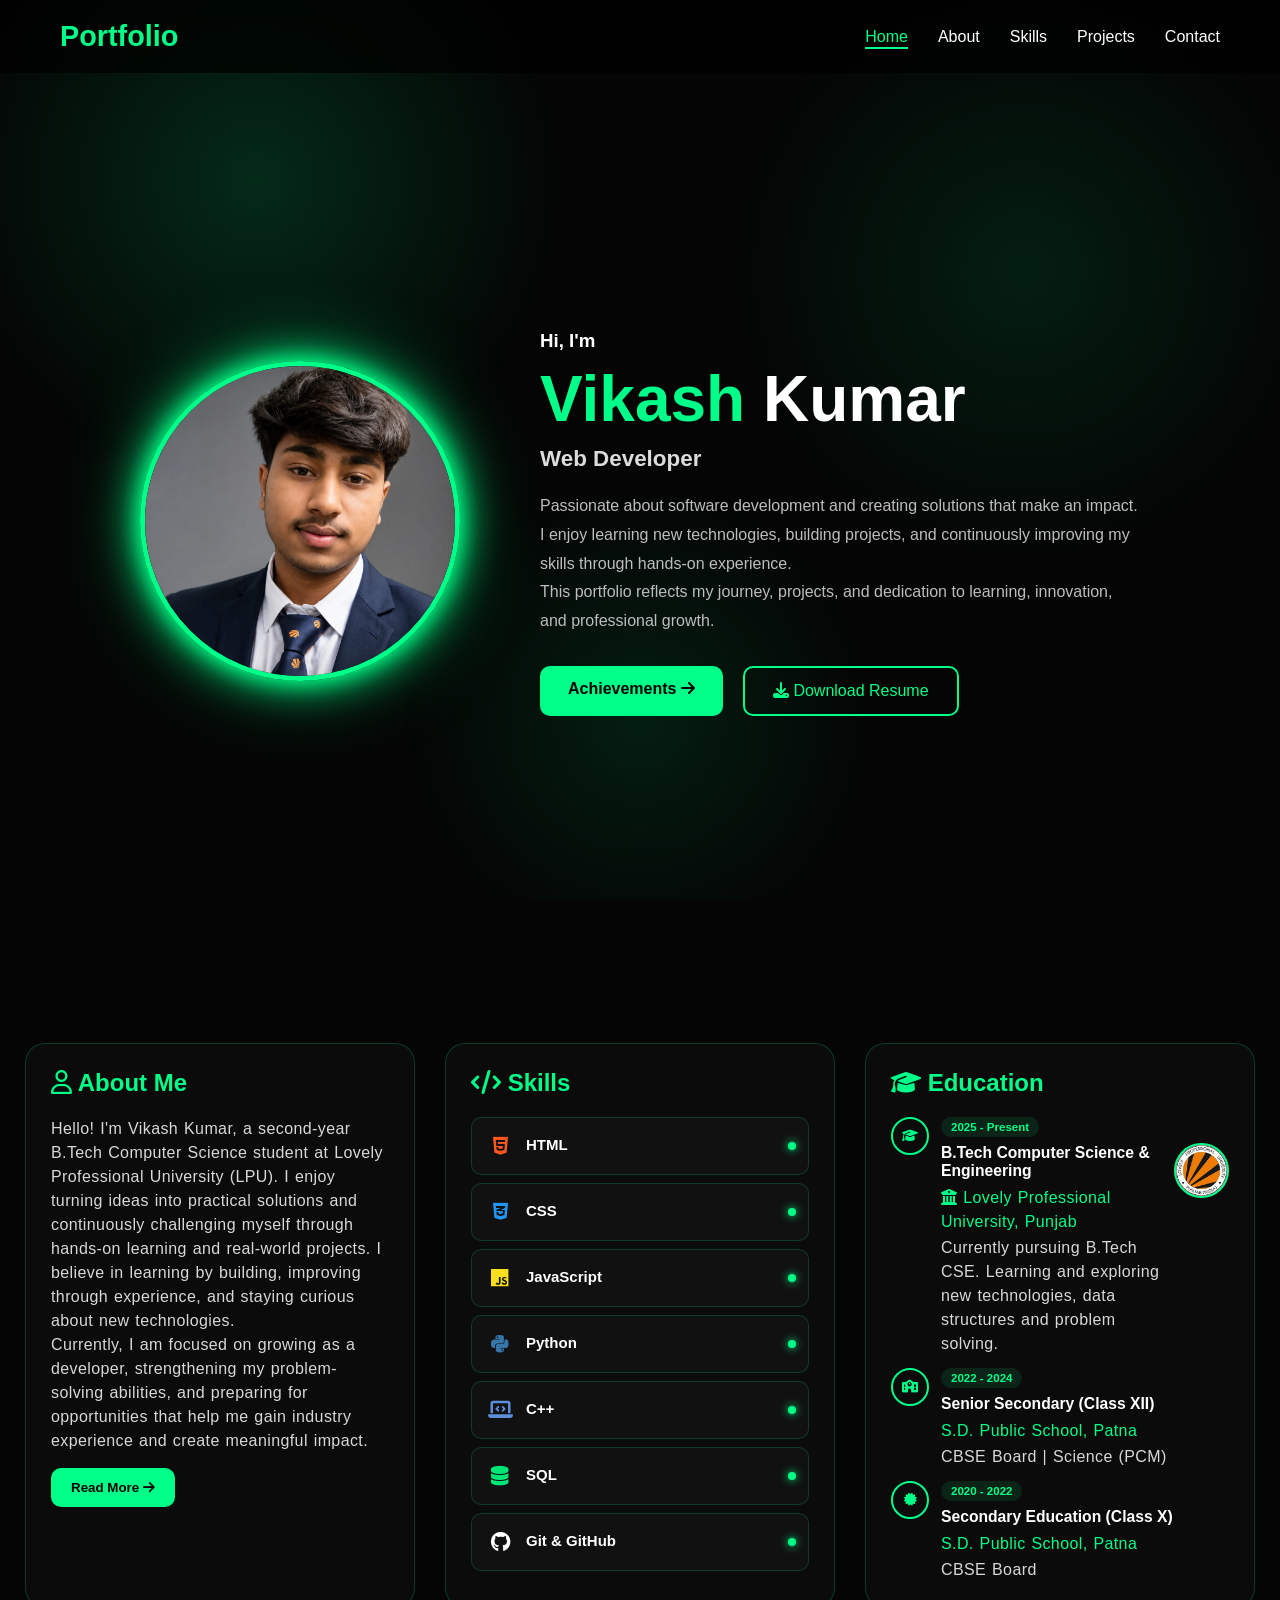
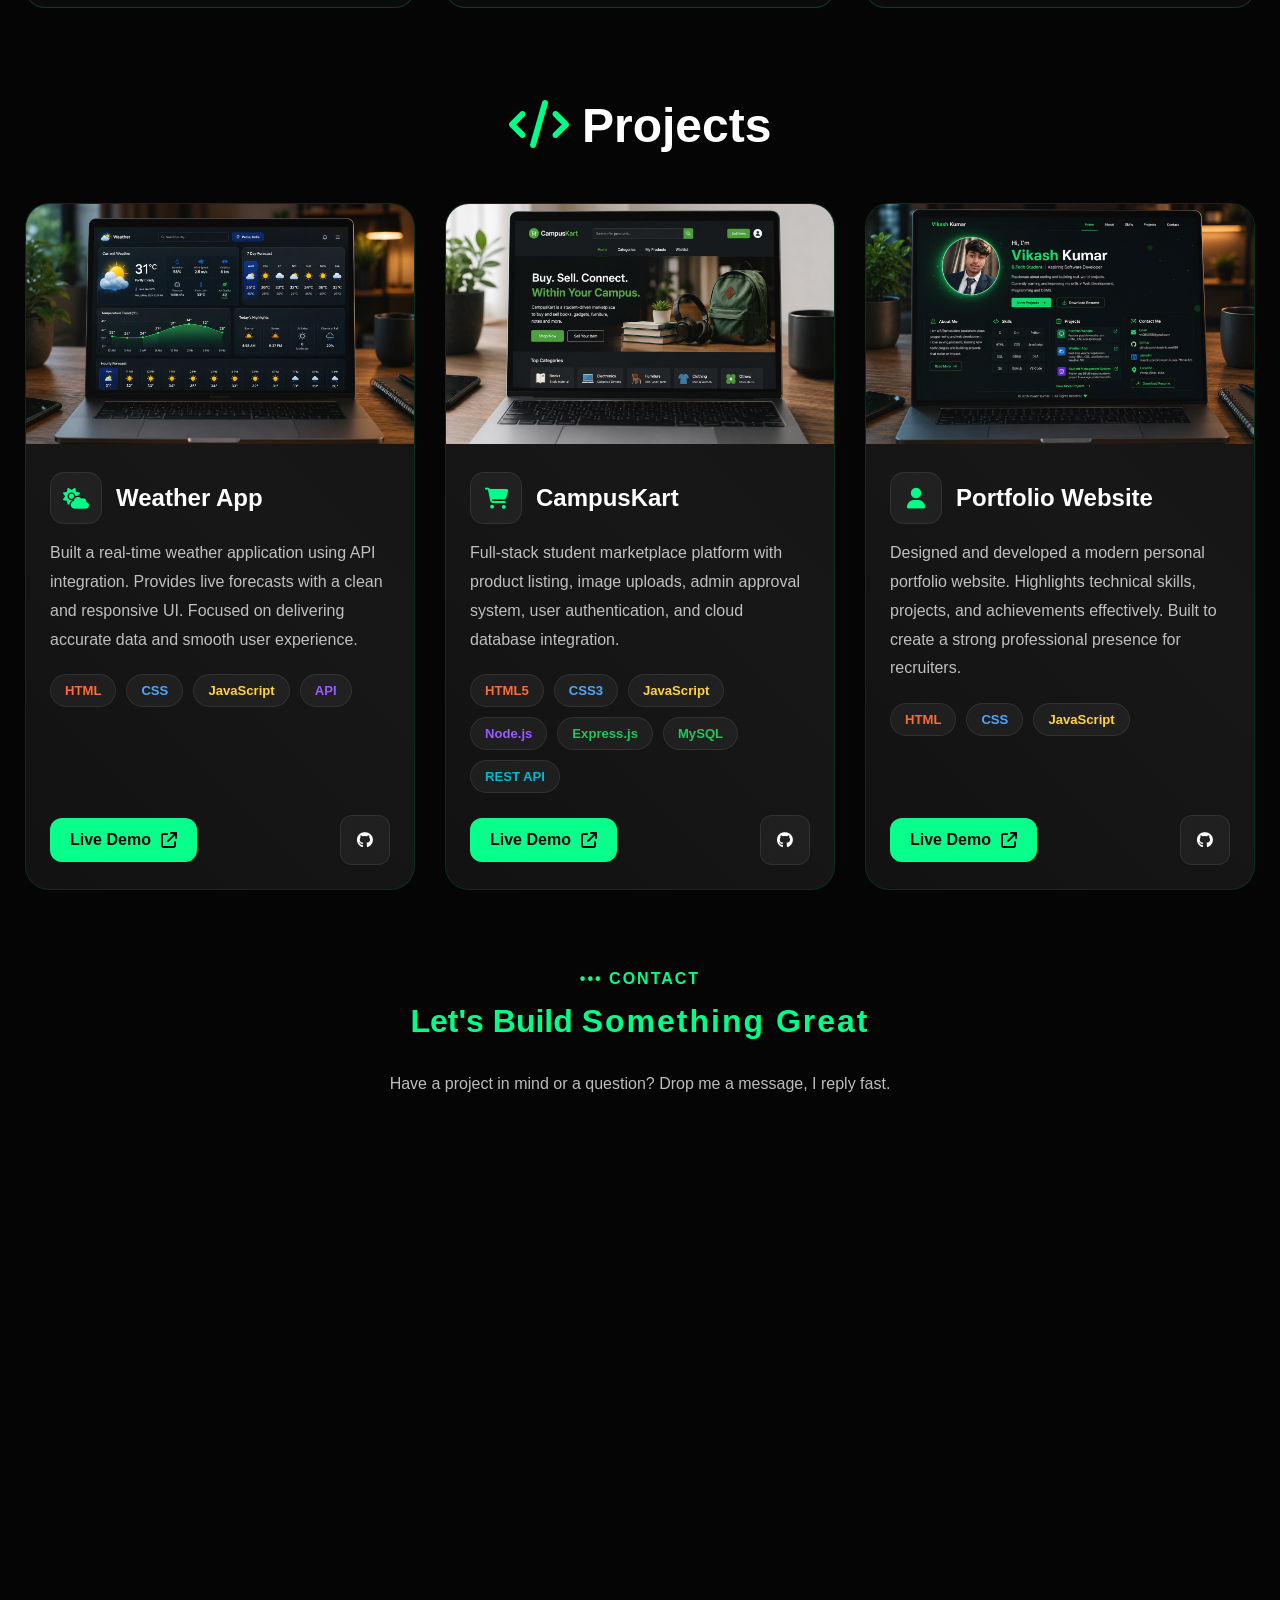
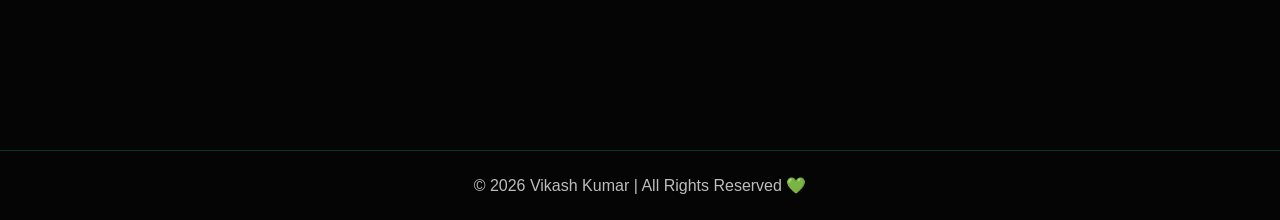
<file: index.html>
<!DOCTYPE html>
<html lang="en">
<head>
<meta charset="UTF-8">
<meta name="viewport" content="width=device-width, initial-scale=1.0">
<title>Vikash Kumar | Portfolio</title>

<link rel="stylesheet" href="style.css">

<link href="https://cdnjs.cloudflare.com/ajax/libs/font-awesome/6.5.1/css/all.min.css" rel="stylesheet">
</head>

<body>

<div class="particles"></div>

<!-- NAVBAR -->
<header>
    <nav class="navbar">
        <div class="logo">
            <span>Portfolio</span>
        </div>

        <ul class="nav-links">
            <li><a href="#home" >Home</a></li>
            <li><a href="#about">About</a></li>
            <li><a href="#skills">Skills</a></li>
            <li><a href="#projects">Projects</a></li>
            <li><a href="#contact">Contact</a></li>
        </ul>
    </nav>
</header>

<!-- HOME -->

<section id="home" class="hero">

    <div class="hero-image hidden"
         style="transition-delay:100ms;">
        <img src="profile..jpeg"
             alt="Vikash Kumar"
             onclick="openImage()">
    </div>

    <div class="hero-content">

        <h3 class="hidden">
            Hi, I'm
        </h3>

        <h1 class="hidden"
            style="transition-delay:200ms;">
            <span>Vikash</span> Kumar
        </h1>

        <h2 class="hidden"
            style="transition-delay:400ms;">
            B.Tech Student |
            Aspiring Software Developer
        </h2>

        <p class="hidden"
           style="transition-delay:600ms;">
            Passionate about software development and creating solutions that make an impact.
            I enjoy learning new technologies, building projects, and continuously improving
            my skills through hands-on experience.
        </p>
            <p class="hidden"
           style="transition-delay:600ms;">
            This portfolio reflects my journey, projects, and dedication to learning,
            innovation, and professional growth.
        </p>

        <div class="hero-btns hidden"
             style="transition-delay:900ms;">

            <a href="#Achievements"
               class="btn"
               onclick="openAchievement()">
                Achievements
                <i class="fa-solid fa-arrow-right"></i>
            </a>
            <a href="cv pel132.jpg"
   class="btn-outline"
   download>
    <i class="fa-solid fa-download"></i>
    Download Resume
            </a>

        </div>

    </div>

</section>
<!-- MAIN GRID -->
<section id="about" class="grid-section">

    <!-- ABOUT -->
   <div class="card hidden" 
     style="transition-delay:0.1s;">

        <h2>
            <i class="fa-regular fa-user"></i>
            About Me
        </h2>

   <p class="about-text">
Hello! I'm Vikash Kumar, a second-year B.Tech Computer Science
student at Lovely Professional University (LPU).

I enjoy turning ideas into practical solutions and continuously
challenging myself through hands-on learning and real-world
projects. I believe in learning by building, improving through
experience, and staying curious about new technologies.

<br>
Currently, I am focused on growing as a developer, strengthening
my problem-solving abilities, and preparing for opportunities
that help me gain industry experience and create meaningful impact.
</p>

        <button class="read-btn" onclick="openAbout()">
            Read More
            <i class="fa-solid fa-arrow-right"></i>
        </button>

    </div>

    <!-- SKILLS -->
<!-- SKILLS -->
<div class="card hidden skills-card"
     id="skills"
     style="transition-delay:0.4s;">

    <h2>
        <i class="fa-solid fa-code"></i>
        Skills
    </h2>

    <div class="skills-box">

        <!-- HTML -->
        <div class="skill-item">
            <div class="skill-icon html-icon">
                <i class="fab fa-html5"></i>
            </div>

            <div class="skill-info">
                <h3>HTML</h3>
            </div>

            <span class="skill-dot"></span>
        </div>


        <!-- CSS -->
        <div class="skill-item">
            <div class="skill-icon css-icon">
                <i class="fab fa-css3-alt"></i>
            </div>

            <div class="skill-info">
                <h3>CSS</h3>
            </div>

            <span class="skill-dot"></span>
        </div>


        <!-- JavaScript -->
        <div class="skill-item">
            <div class="skill-icon js-icon">
                <i class="fab fa-js"></i>
            </div>

            <div class="skill-info">
                <h3>JavaScript</h3>
            </div>

            <span class="skill-dot"></span>
        </div>


        <!-- Python -->
        <div class="skill-item">
            <div class="skill-icon python-icon">
                <i class="fab fa-python"></i>
            </div>

            <div class="skill-info">
                <h3>Python</h3>
            </div>

            <span class="skill-dot"></span>
        </div>


        <!-- C++ -->
        <div class="skill-item">
            <div class="skill-icon cpp-icon">
                <i class="fas fa-laptop-code"></i>
            </div>

            <div class="skill-info">
                <h3>C++</h3>
            </div>

            <span class="skill-dot"></span>
        </div>


        <!-- SQL -->
        <div class="skill-item">
            <div class="skill-icon sql-icon">
                <i class="fas fa-database"></i>
            </div>

            <div class="skill-info">
                <h3>SQL</h3>
            </div>

            <span class="skill-dot"></span>
        </div>


        <!-- Git & GitHub -->
        <div class="skill-item">
            <div class="skill-icon github-icon">
                <i class="fab fa-github"></i>
            </div>

            <div class="skill-info">
                <h3>Git & GitHub</h3>
               
            </div>

            <span class="skill-dot"></span>
        </div>

    </div>

</div>
 <div class="card hidden education-card"
     id="education"
     style="transition-delay:0.6s;">

    <h2>
        <i class="fa-solid fa-graduation-cap"></i>
        Education
    </h2>

    <div class="timeline">

        <div class="timeline-item">

            <div class="timeline-icon">
                <i class="fa-solid fa-graduation-cap"></i>
            </div>

            <div class="timeline-content">

                <span class="year-badge">2025 - Present</span>

                <div class="edu-top">

                    <div>
                        <h3>B.Tech Computer Science & Engineering</h3>
                            <p class="college lpu-college">
                            <i class="fa-solid fa-building-columns"></i>
                                     Lovely Professional University, Punjab
                             </p>
                       

                      <p class="edu-desc">
    Currently pursuing B.Tech CSE. Learning and exploring new technologies, data structures and problem solving.
</p>
                    </div>

                  <img src="logo lpu.jfif"
     alt="LPU"
     class="lpu-logo">
                </div>

            </div>

        </div>

        <div class="timeline-item">

            <div class="timeline-icon">
                <i class="fa-solid fa-school"></i>
            </div>

            <div class="timeline-content">

                <span class="year-badge">2022 - 2024</span>
                <h3>Senior Secondary (Class XII)</h3>

<p class="college">
    S.D. Public School, Patna
</p>

<p class="edu-desc">
    CBSE Board | Science (PCM)
</p>
               
            </div>

        </div>

        <div class="timeline-item">

            <div class="timeline-icon">
                <i class="fa-solid fa-certificate"></i>
            </div>

            <div class="timeline-content">

                <span class="year-badge">2020 - 2022</span>
<h3>Secondary Education (Class X)</h3>

<p class="college">
    S.D. Public School, Patna
</p>

<p class="edu-desc">
    CBSE Board
</p>
               
            </div>

        </div>

    </div>

</div>      
  
</section>

<!-- ABOUT POPUP -->
<div class="about-popup" id="aboutPopup">

    <div class="popup-content">

        <span class="close-btn" onclick="closeAbout()">
            &times;
        </span>

        <h2>About Me</h2>

     <p>
Beyond academics, I strongly believe that learning should
never stop. I enjoy exploring new ideas, understanding
different perspectives, and continuously working on my
personal and professional growth.

I see every challenge as an opportunity to learn something
new and improve myself. Whether it is learning a new concept,
working on a project, or solving a difficult problem, I try
to approach it with patience, dedication, and a positive mindset.

Apart from technical growth, I value discipline, teamwork,
adaptability, and effective communication. These qualities
help me work better with others and prepare me for real-world
professional environments.

In the coming years, I aim to gain industry experience,
contribute to impactful projects, and grow into a confident
Software Engineer who can create innovative solutions and
deliver value to people through technology.
</p>
    </div>

</div>
<!-- achivement popup -->
<div class="about-popup" id="achievementPopup">

    <div class="popup-content">

        <span class="close-btn" onclick="closeAchievement()">
            &times;
        </span>

        <h2>🏆 Achievements & Certifications</h2>
        <p>
             <a href="cirtificate/c++ programming.png" target="_blank">
                 🏆 C++ Programming Certificate
             </a>
        </p>
        
        <p>
            <a href="cirtificate/mock .png" target="_blank">
                ⏰ Time Management Certificate
            </a>
        </p>

        <p>
            <a href="cirtificate/c programming cirtificate.png" target="_blank">
                💻 C Programming Certificate
            </a>
        </p>
         <p>
            <a href="cirtificate/cyber security.png" target="_blank">
                🔐 Cyber Security Certificate
            </a>
        </p>

    </div>

</div>
<!-- ================= PROJECTS SECTION ================= -->

<section id="projects" class="premium-projects">

    <div class="project-header">
        <h2>
            <i class="fa-solid fa-code"></i>
            Projects
        </h2>
    </div>

    <div class="premium-grid">

        <!-- WEATHER APP -->

        <div class="premium-card hidden card-1">

            <div class="project-image">
                <img src="weather app image.png" alt="Weather App">
            </div>

            <div class="project-info">

                <div class="title-row">

                    <div class="title-left">

                        <div class="project-icon">
                            <i class="fa-solid fa-cloud-sun"></i>
                        </div>

                        <h3>Weather App</h3>

                    </div>

                </div>

     <p>
Built a real-time weather application using API integration.
Provides live forecasts with a clean and responsive UI.
Focused on delivering accurate data and smooth user experience.
</p>
                <div class="tech-tags">
                    <span>HTML</span>
                    <span>CSS</span>
                    <span>JavaScript</span>
                    <span>API</span>
                </div>
<div class="project-actions">

    <a href="https://vikash-kumar081.github.io/weather-app/"
       target="_blank"
       class="view-btn">
        Live Demo
        <i class="fa-solid fa-arrow-up-right-from-square"></i>
    </a>

    <a href="https://github.com/vikash-kumar081/weather-app"
       target="_blank"
       class="github-btn">
        <i class="fab fa-github"></i>
    </a>

</div>

            </div>

        </div>

        <!-- CAMPUSKART -->

        <div class="premium-card hidden card-2">

            <div class="project-image">
                <img src="campus cart thumbnal 3.jpeg" alt="CampusKart">
            </div>

            <div class="project-info">

                <div class="title-row">

                    <div class="title-left">

                        <div class="project-icon">
                            <i class="fa-solid fa-cart-shopping"></i>
                        </div>

                        <h3>CampusKart</h3>

                    </div>
                </div>

              <p>
Full-stack student marketplace platform with product listing,
image uploads, admin approval system, user authentication,
and cloud database integration.
</p>
            <div class="tech-tags">
    <span>HTML5</span>
    <span>CSS3</span>
    <span>JavaScript</span>
    <span>Node.js</span>
    <span>Express.js</span>
    <span>MySQL</span>
    <span>REST API</span>
   
</div>

               <div class="project-actions">

    <a href="https://campuskart2.onrender.com?utm_source=chatgpt.com"
       target="_blank"
       class="view-btn">

        Live Demo
        <i class="fa-solid fa-arrow-up-right-from-square"></i>

    </a>

    <a href="https://github.com/vikash-kumar081/CampusKart2.git"
       target="_blank"
       class="github-btn">

        <i class="fab fa-github"></i>

    </a>

</div>

            </div>

        </div>

        <!-- PORTFOLIO -->

        <div class="premium-card hidden card-3">

            <div class="project-image">
                <img src="portfolio website.jpeg"
                     alt="Portfolio">
            </div>

            <div class="project-info">

                <div class="title-row">

                    <div class="title-left">

                        <div class="project-icon">
                            <i class="fa-solid fa-user"></i>
                        </div>

                        <h3>Portfolio Website</h3>

                    </div>


                </div>
<p>
Designed and developed a modern personal portfolio website.
Highlights technical skills, projects, and achievements effectively.
Built to create a strong professional presence for recruiters.
</p>

                <div class="tech-tags">
                    <span>HTML</span>
                    <span>CSS</span>
                    <span>JavaScript</span>
                </div>
<div class="project-actions">

    <a href="https://vikash-kumar081.github.io/portfolio/"
       target="_blank"
       class="view-btn">
        Live Demo
        <i class="fa-solid fa-arrow-up-right-from-square"></i>
    </a>

    <a href="https://github.com/vikash-kumar081/portfolio"
       target="_blank"
       class="github-btn">
        <i class="fab fa-github"></i>
    </a>

</div>

            </div>

        </div>

    </div>

</section>

<!-- CONTACT -->
<section id="contact" class="hidden">

    <div class="contact-heading">
        <span>••• CONTACT</span>
        <h2>Let's Build <span>Something Great</span></h2>
        <p>
            Have a project in mind or a question?
            Drop me a message, I reply fast.
        </p>
    </div>

    <div class="contact-container">

        <div class="contact-info">

           <a href="mailto:vk0812155@gmail.com"
                class="contact-card hidden"
            style="transition-delay:0.1s;">
                <div>
                    <h3>Email</h3>
                    <p>vk0812155@gmail.com</p>
                </div>
                <span>→</span>
            </a>

           <a href="https://github.com/vikash-kumar081"
                target="_blank"
                class="contact-card hidden"
                    style="transition-delay:0.3s;">

                <div>
                    <h3>GitHub</h3>
                    <p>vikash-kumar081</p>
                </div>

                <span>→</span>

            </a>

            <a href="https://www.linkedin.com/in/vikash-kumar-716b4a37b"
                target="_blank"
                class="contact-card hidden"
                    style="transition-delay:0.5s;">

                <i class="fab fa-linkedin"></i>

                <div>
                    <h3>LinkedIn</h3>
                    <p>Vikash Kumar</p>
                </div>

                <span>→</span>

            </a>

         <div class="contact-card hidden"
            style="transition-delay:0.7s;">

                <i class="fas fa-location-dot"></i>

                <div>
                    <h3>Location</h3>
                    <p>Patna, Bihar, India</p>
                </div>

            </div>

        </div>

<form class="contact-form hidden"
      style="transition-delay:0.9s;"
      action="https://api.web3forms.com/submit"
      method="POST">

    <input type="hidden"
           name="access_key"
           value="c5e62e09-566a-462c-a292-d1e8403ce820">

    <input type="hidden"
           name="subject"
           value="New Portfolio Message">

    <input
        type="text"
        name="name"
        placeholder="Your Name"
        required>

    <input
        type="email"
        name="email"
        placeholder="Your Email Address"
        autocomplete="email"
        required>

    <input
        type="text"
        name="subject_line"
        placeholder="Subject">

    <textarea
        name="message"
        placeholder="Your Message"
        required></textarea>

    <button type="submit">
        Send Message 🚀
    </button>

</form>
    <!-- </div> -->

</section>
<footer>
    © 2026 Vikash Kumar | All Rights Reserved 💚
</footer>
<div id="imagePopup" class="image-popup">

    <span class="close-image" onclick="closeImage()">
        &times;
    </span>

    <img src="profile..jpeg" class="full-image">

</div>

<script src="script.js"></script>

</body>
</html>
</file>
<file: style.css>
*{
margin:0;
padding:0;
box-sizing:border-box;
scroll-behavior:smooth;
font-family:'Poppins',sans-serif;
}

body{
background:#050505;
color:white;
overflow-x:hidden;
}
/* BACKGROUND */

.particles{
position:fixed;
width:100%;
height:100%;
top:0;
left:0;
background:
radial-gradient(circle at 20% 20%,rgba(0,255,136,.15),transparent 25%),
radial-gradient(circle at 80% 30%,rgba(0,255,136,.1),transparent 25%),
radial-gradient(circle at 50% 80%,rgba(0,255,136,.1),transparent 25%);
z-index:-1;
}
/* NAVBAR */

header{
position:sticky;
top:0;
z-index:1000;
backdrop-filter:blur(10px);
background:rgba(0,0,0,.7);
}

.navbar{
max-width:1200px;
margin:auto;
display:flex;
justify-content:space-between;
align-items:center;
padding:20px;
}

.logo{
font-size:1.8rem;
font-weight:700;
}

.logo span{
color:#00ff88;
}

.nav-links{
display:flex;
gap:30px;
list-style:none;
margin:0;
padding:0;
}

.nav-links li{
list-style:none;
}

.nav-links a{
position:relative;
text-decoration:none;
color:white;
font-weight:500;
transition:.3s;
}

.nav-links a::after{
content:"";
position:absolute;
left:0;
bottom:-4px;
width:0;
height:2px;
background:#00ff88;
transition:width .3s ease;
}

.nav-links a:hover{
color:#00ff88;
}

.nav-links a:hover::after{
width:100%;
}

.nav-links a.active{
color:#00ff88 !important;
}

.nav-links a.active::after{
width:100% !important;
background:#00ff88;
}
/* HERO */

.hero{
max-width:1200px;
margin:auto;
min-height:100vh;
display:flex;
justify-content:center;
align-items:center;
gap:80px;
margin-bottom: 10px;
}

.hero-image img{
width:320px;
height:320px;
object-fit:cover;
border-radius:50%;
border:5px solid #00ff88;

box-shadow:
0 0 20px #00ff88,
0 0 40px #00ff88,
0 0 80px rgba(0,255,136,.5);

animation:float 4s ease-in-out infinite;
}

@keyframes float{
0%,100%{
transform:translateY(0);
}
50%{
transform:translateY(-15px);
}
}

.hero-content h2{
font-size:1.2rem;
color:#bdbdbd;
}

.hero-content h1{
font-size:4rem;
margin:10px 0;
}

.hero-content h1 span{
color:#00ff88;
}

.hero-content h2{
font-size:1.4rem;
margin-bottom:20px;
color:#dcdcdc;
}

.hero-content p{
line-height:1.8;
color:#bdbdbd;
font-size: 1rem;
max-width:600px;
font-weight: 500;
}

/* BUTTONS */

.hero-btns{
margin-top:30px;
display:flex;
gap:20px;
flex-wrap:wrap;
}

.btn{
padding:14px 28px;
background:#00ff88;
color:black;
font-weight:600;
border-radius:10px;
text-decoration:none;
transition:.3s;
}

.btn:hover{
transform:translateY(-5px);
box-shadow:0 0 20px #00ff88;
}

.btn-outline{
padding:14px 28px;
border:2px solid #00ff88;
color:#00ff88;
border-radius:10px;
text-decoration:none;
transition:.3s;
}

.btn-outline:hover{
background:#00ff88;
color:black;
}

/* GRID SECTION */

.grid-section{
    max-width:1315px;
    margin:auto;
    padding:60px 25px;
    display:grid;
    grid-template-columns:repeat(3,1fr);
    gap:30px;
}

.card{
background:#0b0b0b;
padding:25px;
border-radius:20px;
border:1px solid rgba(0,255,136,.2);
transition:.4s;
}
.cards-container{
margin-top: 80px;}
.card:hover{
transform:translateY(-8px);
border-color:#00ff88;
box-shadow:0 0 20px rgba(0,255,136,.3);
}

.card h2{
margin-bottom:20px;
color:#00ff88;
}

/* SKILLS */

.skills-box{
display:flex;
flex-direction:column;
gap:15px;
margin-top:15px;
}

.skill span{
display:flex;
align-items:center;
gap:10px;
font-size:15px;
font-weight:600;
margin-bottom:6px;
color:white;
}

.skill i{
color:#00ff88;
font-size:18px;
}

.bar{
width:100%;
height:8px;
background:#222;
border-radius:20px;
overflow:hidden;
}

.fill{
height:100%;
width:0;

background:linear-gradient(90deg,#ffffff,#00ff88);
box-shadow:0 0 10px rgba(255,255,255,.2);
border-radius:20px;
box-shadow:0 0 10px #00ff88;
transition:width 2s ease;
}

PROJECTS

.project-box{
display:flex;
flex-direction:column;
gap:20px;
}

.project{
padding:20px;
background:#111;
border-radius:15px;
}

.project h3{
margin-bottom:10px;
}

.project p{
color:#bdbdbd;
margin-bottom:15px;
}

.project a{
text-decoration:none;
color:#00ff88;
font-weight:600;
}

/* READ MORE BUTTON */
.read-btn{
margin-top:15px;
padding:12px 20px;
background:#00ff88;
border:none;
border-radius:10px;
cursor:pointer;
font-weight:600;
}
/* POPUP */

.about-popup{
display:none;
position:fixed;
top:0;
left:0;
width:100%;
height:100%;
background:rgba(0,0,0,.9);
justify-content:center;
align-items:center;
z-index:9999;
padding:20px;
}

.popup-content{
width:90%;
max-width:700px;
max-height:85vh;
overflow-y:auto;
background:#0b0b0b;
padding:40px;
border-radius:20px;
border:1px solid #00ff88;
position:relative;
}

.popup-content h2{
color:#00ff88;
margin-bottom:20px;
}

.popup-content p{
line-height:1.8;
color:#d0d0d0;
}

.close-btn{
position:absolute;
right:25px;
top:15px;
font-size:35px;
cursor:pointer;
color:#00ff88;
}

/* CONTACT */


#contact h2{
font-size:2rem;
margin-bottom:30px;
color:#00ff88;
}

.social-icons{
display:flex;
justify-content:center;
gap:30px;
}

.social-icons a{
width:65px;
height:65px;
display:flex;
align-items:center;
justify-content:center;
border-radius:50%;
font-size:28px;
text-decoration:none;
color:#00ff88;
border:2px solid #00ff88;
transition:.3s;
}

.social-icons a:hover{
background:#00ff88;
color:black;
transform:translateY(-8px);
box-shadow:0 0 25px #00ff88;
}

/* FOOTER */

footer{
padding:25px;
text-align:center;
border-top:1px solid rgba(0,255,136,.2);
color:#bdbdbd;
}

/* RESPONSIVE */

@media(max-width:900px){

.hero{
flex-direction:column;
text-align:center;
min-height:auto;
padding:40px 20px 10px;
gap:30px;
}

.hero-content h1{
font-size:3rem;
}

.hero-image img{
width:250px;
height:250px;
}
}

/* ================= CONTACT SECTION ================= */

#contact{
max-width:1200px;
margin:auto;
padding:0px 20px 80px;
}

.contact-heading{
text-align:center;
margin-bottom:50px;
}

.contact-heading span{
color:#00ff88;
font-weight:600;
letter-spacing:2px;
}

.contact-heading h2{
font-size:3rem;
margin:15px 0;
font-weight:700;
}

.contact-heading h2 span{
color:#00ff88;
}

.contact-heading p{
color:#bdbdbd;
max-width:600px;
margin:auto;
line-height:1.8;
}

.contact-container{
display:grid;
grid-template-columns:1fr 1.2fr;
gap:30px;
align-items:start;
}

/* ================= CONTACT INFO ================= */

.contact-info{
display:flex;
flex-direction:column;
gap:20px;
}

.contact-card{
opacity:0;
animation-fill-mode:forwards;
background:linear-gradient(
145deg,
rgba(20,20,20,.95),
rgba(10,10,10,.95)
);
border:1px solid rgba(255,255,255,.08);
border-radius:22px;
padding:25px;
display:flex;
align-items:center;
justify-content:space-between;
color:white;
text-decoration:none;
transition:.4s ease;
backdrop-filter:blur(12px);
position:relative;
overflow:hidden;
}

.contact-card::before{
content:"";
position:absolute;
top:0;
left:0;
width:100%;
height:3px;
background:#00ff88;
}

.contact-card:hover{

transform:translateX(12px) scale(1.02);
border-color:#00ff88;

box-shadow:
0 10px 30px rgba(0,255,136,.18);
}

.contact-card i{
font-size:1.8rem;
color:#00ff88;
margin-right:15px;
}

.contact-card div{
flex:1;
}

.contact-card h3{
margin-bottom:5px;
font-size:1.1rem;
}

.contact-card p{
color:#bdbdbd;
font-size:.95rem;
}

/* ================= CONTACT FORM ================= */

.contact-form{

background:linear-gradient(
145deg,
rgba(20,20,20,.95),
rgba(10,10,10,.95)
);

border:1px solid rgba(255,255,255,.08);
border-radius:22px;
padding:30px;
display:flex;
flex-direction:column;
gap:18px;
backdrop-filter:blur(12px);
position:relative;
overflow:hidden;
}

.contact-form::before{
content:"";
position:absolute;
top:0;
left:0;
width:100%;
height:3px;
background:#00ff88;
}

.contact-form input,
.contact-form textarea{
background:#111;
border:1px solid rgba(255,255,255,.08);
padding:16px;
border-radius:14px;
outline:none;
color:white;
font-size:1rem;
transition:.3s;
}

.contact-form input:focus,
.contact-form textarea:focus{
border-color:#00ff88;
box-shadow:0 0 15px rgba(0,255,136,.25);
}

.contact-form textarea{
height:180px;
resize:none;
}

.contact-form button{
padding:16px;
border:none;
border-radius:14px;
background:#00ff88;
color:black;
font-weight:700;
font-size:1rem;
cursor:pointer;
transition:.3s;
}

.contact-form button:hover{
transform:translateY(-4px);

box-shadow:0 0 25px #00ff88;
}

/* ================= MOBILE ================= */

@media(max-width:768px){

.contact-heading h2{
font-size:2rem;
}

.contact-container{
grid-template-columns:1fr;
gap:20px;
}

.contact-card{
padding:20px;
}

.contact-form{
padding:20px;
}

}
.hero-image img{
cursor:pointer;
}
.image-popup{
display:none;
position:fixed;
top:0;
left:0;
width:100%;
height:100%;
background:rgba(0,0,0,0.95);
justify-content:center;
align-items:center;
z-index:99999;
}

.full-image{
max-width:90%;
max-height:90%;
border-radius:15px;
border:3px solid #00ff88;
box-shadow:0 0 30px #00ff88;
}

.close-image{
position:absolute;
top:20px;
right:40px;
font-size:50px;
color:#00ff88;
cursor:pointer;
}
.hidden{
opacity:0;
transform:translateX(-80px);
transition:all 0.8s ease;
}

.show{
opacity:1;
transform:translateX(0);
}

.hero-image.hidden{
    transform: translateX(-60px);
}

.hero-image.show{
    transform: translateX(0);
}
@media (max-width: 768px) {

    .navbar{
        display: flex;
        flex-direction: row !important;
        justify-content: space-between;
        align-items: center;
         padding:12px 10px;
        gap:0;
    }

    .logo{
        margin: 0;
        font-size:1rem;
        white-space:nowrap;
    }

    .nav-links{
        display: flex;
        flex-direction: row !important;
        flex-wrap: nowrap;
        gap:10px;
        margin: 0;
        padding: 0;
    }

    .nav-links a{
        font-size: 0.85rem;
    }
 
    .logo span{
        font-size: 1rem; /* pehle 1.2rem tha */
        white-space: nowrap;
    }
    .popup-content{
    width:95%;
    max-height:80vh;
    padding:25px 20px;
}

    .close-btn{
    top:10px;
    right:15px;
    font-size:30px;
    position:sticky;
}
}
/* ================= PROJECT SECTION ================= */

.premium-projects{
    max-width:1335px;
    margin:30px auto;
    padding:0 25px;
}
.project-header{
    text-align:center;
    margin-bottom:50px;
}

.project-header h2{
    font-size:3rem;
    color:#fff;
}

.project-header i{
    color:#00ff88;
}

/* GRID */

.premium-grid{
    display:grid;
    grid-template-columns:repeat(auto-fit,minmax(340px,1fr));
    gap:30px;
}

/* CARD */

.premium-card{
    background:#0b0b0b;
    border:1px solid rgba(0,255,136,.15);
    border-radius:24px;
    overflow:hidden;
    position:relative;
    transition:.2s;
}

.premium-card::before{
    content:"";
    position:absolute;
    top:-100%;
    left:-100%;
    width:250%;
    height:250%;

    background:
    linear-gradient(
        45deg,
        transparent,
        rgba(255,255,255,.05),
        transparent
    );

    transition:1s;
}

.premium-card:hover::before{
    top:100%;
    left:100%;
}

.premium-card:hover{
    transform:translateY(-12px);
    border-color:#00ff88;

    box-shadow:
    0 0 20px rgba(0,255,136,.25),
    0 0 40px rgba(0,255,136,.15);
}

/* IMAGE */

.project-image{
    overflow:hidden;
}.timeline-content h3{
    margin:8px;
}
.project-image img{
    width:100%;
    height:240px;
    object-fit:cover;
    transition:.6s;
}

.premium-card:hover img{
    transform:scale(1.08);
}

/* CONTENT */

.project-info{
    padding:24px;
}

/* ICON */

.project-icon{

    width:52px;
    height:52px;

    display:flex;
    align-items:center;
    justify-content:center;

    flex-shrink:0;

    border-radius:14px;

    background:rgba(255,255,255,.05);

    backdrop-filter:blur(12px);

    border:1px solid rgba(255,255,255,.08);

    color:#00ff88;

    font-size:1.3rem;

    margin-bottom:0;

    transition:.3s;
}
.premium-card:hover .project-icon{

    background:rgba(0,255,136,.1);

    border-color:rgba(0,255,136,.3);

    transform:scale(1.08);
}

/* TITLE */

.title-row{
    display:flex;
    justify-content:space-between;
    align-items:center;
    margin-bottom:15px;
}

.title-left h3{
    margin:0;
    font-size:1.5rem;
    color:#fff;
}
.title-left{
    display:flex;
    align-items:center;
    gap:14px;
}

/* GITHUB */

.github-btn{
    width:46px;
    height:46px;
    display:flex;
    align-items:center;
    justify-content:center;
    border-radius:12px;
    background:rgba(255,255,255,.05);
    backdrop-filter:blur(12px);
    border:1px solid rgba(255,255,255,.08);
    color:white;
    text-decoration:none;
    transition:.3s;
}
.github-btn:hover{
    transform:translateY(-2px);
    border-color:#00ff88;
    color:#00ff88;
    box-shadow:0 0 12px rgba(0,255,136,.25);
}
/* DESCRIPTION */

.project-info p{
    color:#bdbdbd;
    line-height:1.8;
    margin-bottom:20px;
}

/* TECH TAGS */

.tech-tags{
    display:flex;
    flex-wrap:wrap;
    gap:10px;
    margin-bottom:22px;
}

.tech-tags span{
    padding:8px 14px;
    border-radius:50px;
    font-size:.82rem;
    font-weight:600;
    transition:.3s;
}
/* COLORS */
.tech-tags span{
    padding:8px 14px;
    border-radius:50px;
    background:rgba(255,255,255,.05);
    backdrop-filter:blur(12px);
    border:1px solid rgba(255,255,255,.08);
    font-size:.82rem;
    font-weight:600;
}
.tech-tags span:nth-child(1){
    color:#ff6b35; /* HTML */
}

.tech-tags span:nth-child(2){
    color:#4da6ff; /* CSS */
}

.tech-tags span:nth-child(3){
    color:#ffd43b; /* JS */
}

.tech-tags span:nth-child(4){
    color:#9b5cff; /* API / Node */
}

.tech-tags span:nth-child(5){
    color:#22c55e; /* MySQL */
}
.tech-tags span:nth-child(6){
    color:#22c55e; /* MySQL */
}

.tech-tags span:nth-child(7){
    color:#06b6d4; /* REST API */
}

.tech-tags span:nth-child(8){
    color:#f97316; /* Multer */
}

.tech-tags span:nth-child(9){
    color:#ef4444; /* Render */
}

.tech-tags span:nth-child(10){
    color:#ffffff; /* GitHub */
}
/* LIVE BUTTON */

.view-btn{
    display:inline-flex;
    align-items:center;
    gap:10px;
    padding:13px 20px;
    border-radius:12px;
    text-decoration:none;
    background:#00ff88;
    color:black;
    font-weight:700;
    transition:.4s;
}

.view-btn:hover{
    transform:translateY(-4px);
    box-shadow:
    0 0 20px #00ff88;
}

/* STAGGER */

.card-1{
    transition-delay:.2s;
}
.card-2{
    transition-delay:.5s;
}
.card-3{
    transition-delay:.8s;
}
/* MOBILE */

@media(max-width:768px){

    .project-header h2{
        font-size:2rem;
    }

    .project-image img{
        height:200px;
    }

}
.skill-card{
    transition:.3s;
}

.skill-card:hover{
    transform:translateY(-8px);
    border-color:#00ff88;

    box-shadow:
    0 0 20px rgba(0,255,136,.25),
    0 0 40px rgba(0,255,136,.15);
}
.title-left{
    display:flex;
    align-items:center;
    gap:14px;
}
.project-actions{
    display:flex;
    align-items:center;
    width:100%;
    margin-top:15px;
}

.project-actions .github-btn{
    margin-left:auto;
    width:50px;
    height:50px;
}
#about p{
    color:#d8d8d8;
    font-size:1rem;
    line-height:1.5;
    letter-spacing:0.4px;
    word-spacing:1px;
    text-align:left;
    margin-top:15px;
     font-weight:400; 
}

.premium-card{
    display:flex;
    flex-direction:column;
    height:100%;
}

.project-info{
    display:flex;
    flex-direction:column;
    flex:1;
}

.project-actions{
    margin-top:auto;
    display:flex;
    justify-content:space-between;
    align-items:center;
}
#contact{
    margin-top: 80px;
}
.education-card{
    position:relative;
}

.timeline{
    position:relative;
    display:flex;
    flex-direction:column;
    gap:25px;
}

.timeline-item{
    display:flex;
    gap:18px;
    position:relative;
}
.timeline-icon{
    width:38px;
    height:38px;
    min-width:38px;
    font-size:.8rem;
    border-radius:50%;
    display:flex;
    align-items:center;
    justify-content:center;
    border:2px solid #00ff88;
    color:#00ff88;
    background:#0b0b0b;
    transition:.3s;
}

.year-badge{
    display:inline-block;
    padding:6px 12px;
    border-radius:30px;
    background:rgba(0,255,136,.1);
    color:#00ff88;
    font-size:.8rem;
    font-weight:600;
    margin-bottom:12px;
}

.college{
    color:#00ff88 !important;
    font-weight:600;
}

.edu-top{
    display:flex;
    justify-content:space-between;
    align-items:flex-start;
    gap:15px;
}

.lpu-logo{
    width:55px;
    height:55px;
    border-radius:50%;
    object-fit:cover;
    border:2px solid #00ff88;
    flex-shrink:0;
}

.timeline-content{
    transition:.3s ease;
}

.timeline-item:hover{
    transform:translateY(-3px);
}
.timeline-content{
    flex:1;
}

.timeline-item{
    display:flex;
    gap:18px;
    align-items:flex-start;
    transition:.3s ease;
}
.edu-desc{
    color:#bdbdbd;
    font-size:.9rem;
    line-height:1.5;
    margin-top:5px;
}
.edu-top{
    display:flex;
    align-items:flex-start;
    gap:10px;
}

.edu-top > div{
    flex:1;
}

.timeline-content h3{
    font-size:1rem;
    line-height:1.25;
    margin-bottom:4px;
}

.college{
    font-size:0.85rem;
    margin-bottom:3px;
}

.edu-desc{
    font-size:0.8rem;
    line-height:1.35;
}
.year-badge{
    padding:4px 10px;
    font-size:.72rem;
    margin-bottom:6px;
}
/* Education Compact Version */

.timeline{
    gap:18px;
}

.timeline-item{
    gap:12px;
}

.timeline-content h3{
    margin:4px 0;
}

.college{
    margin-top:4px;
    margin-bottom:2px;
    line-height:1.2;
}

.edu-desc{
    margin-top:0;
    line-height:1.2;
}

.timeline{
    gap:12px;
}

.timeline-content h3{
    font-size:.98rem;
    line-height:1.15;
    margin:1px 0;
}

.college{
    font-size:.82rem;
    line-height:1.15;
    margin:2px 0 !important;
}

.edu-desc{
    font-size:.8rem;
    line-height:1.25;
    margin-top:2px !important;
}
.timeline-content h3{
    font-size:0.98rem;
    line-height:1.15;
    margin-bottom:6px;
}
@media (max-width: 768px){

    .grid-section{
        grid-template-columns: 1fr;
        gap: 20px;
        padding: 30px 15px;
    }

    .card{
        width:100%;
    }

    .cards-container{
        margin-top:40px;
    }

}
/* ================= SKILLS ================= */

.skills-box {
    display: flex;
    flex-direction: column;
    gap: 8px;
    margin-top: 15px;
}


/* Individual Skill */

.skill-item {
    display: flex;
    align-items: center;

    min-height: 58px;
    padding: 8px 12px;

    background: #111;

    border: 1px solid rgba(0, 255, 136, 0.18);
    border-radius: 10px;

    box-sizing: border-box;

    transition: 0.3s ease;
}

.skill-item:hover {
    transform: translateX(4px);

    border-color: #00ff88;

    box-shadow: 0 0 12px rgba(0, 255, 136, 0.15);
}


/* Skill Icon */

.skill-icon {
    width: 32px;
    height: 32px;

    display: flex;
    align-items: center;
    justify-content: center;

    font-size: 20px;

    margin-right: 10px;

    flex-shrink: 0;
}


/* Skill Information */

.skill-info {
    flex: 1;
}

.skill-info h3 {
    margin: 0 0 3px;

    color: #fff;

    font-size: 15px;
    font-weight: 600;
}

.skill-info p {
    margin: 0;

    color: #aaa;

    font-size: 12px;

    line-height: 1.3;
}


/* Green Dot */

.skill-dot {
    width: 8px;
    height: 8px;

    margin-left: 8px;

    background: #00ff88;

    border-radius: 50%;

    box-shadow: 0 0 8px #00ff88;

    flex-shrink: 0;
}


/* Icon Colors */

.html-icon {
    color: #ff5722;
}

.css-icon {
    color: #2196f3;
}

.js-icon {
    color: #f7df1e;
}

.python-icon {
    color: #3776ab;
}

.cpp-icon {
    color: #5c8edc;
}

.sql-icon {
    color: #00e676;
}

.github-icon {
    color: #ffffff;
}

.react-icon {
    color: #61dafb;
}
</file>
